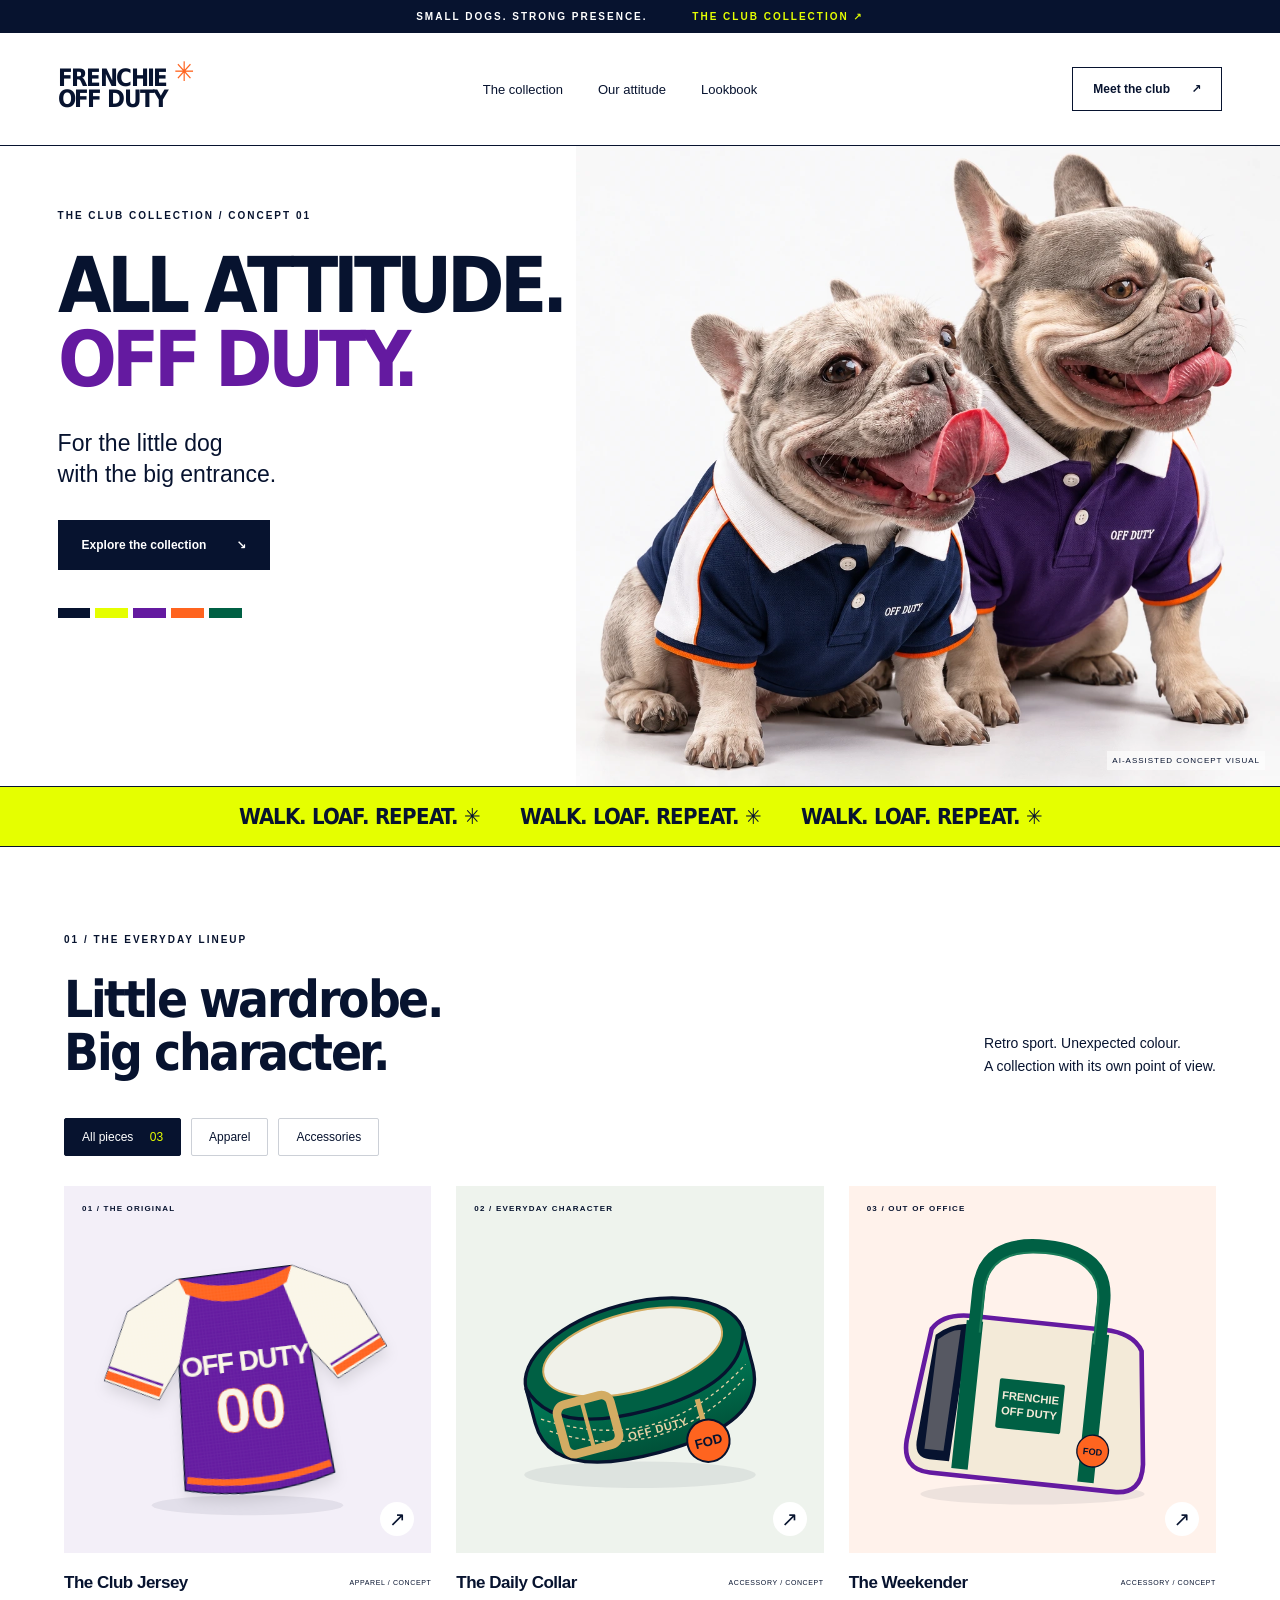
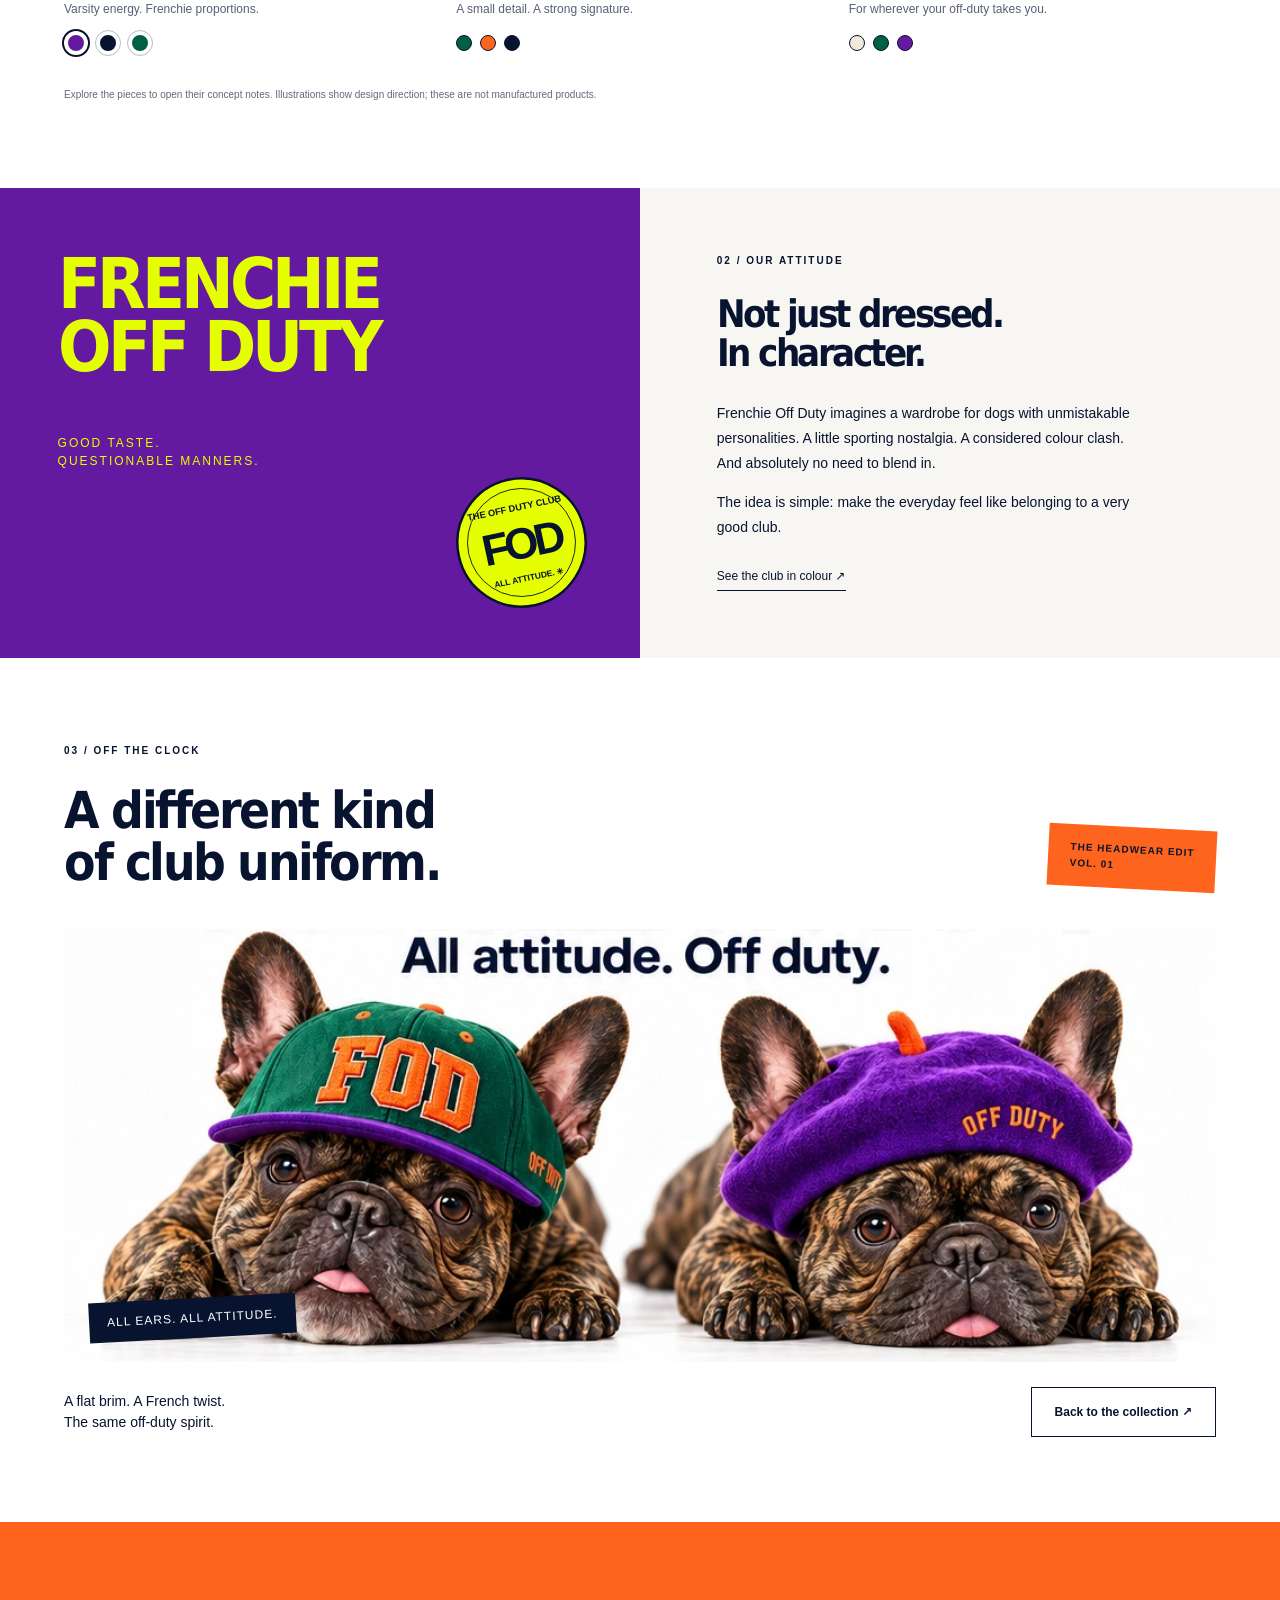
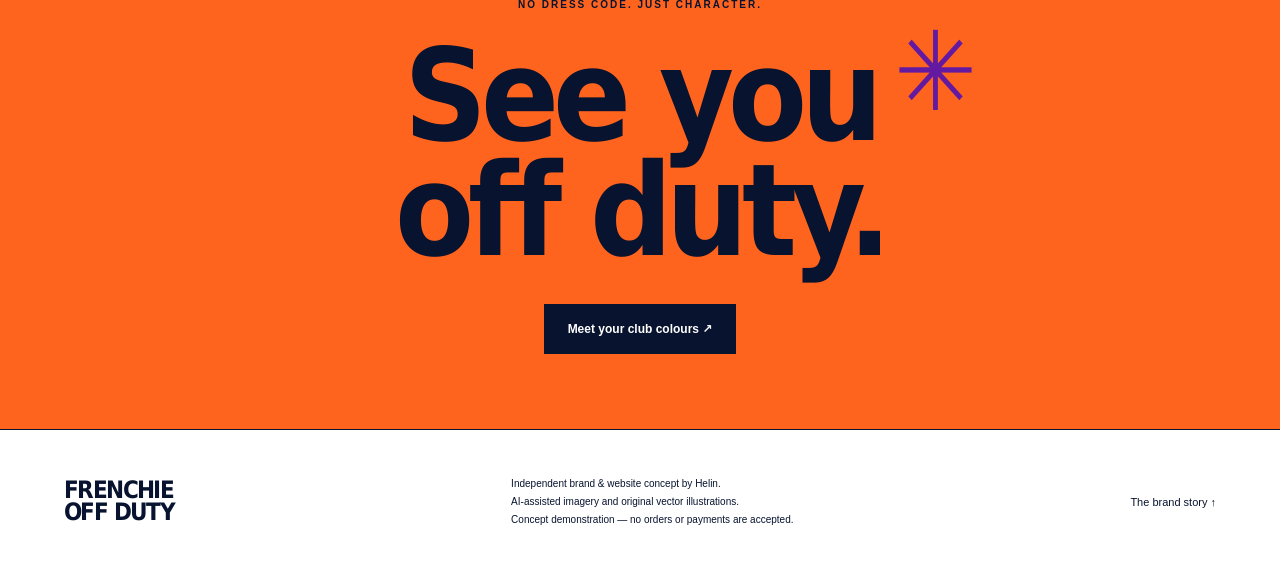
<file: docs/index.html>
<!doctype html>
<html lang="en"><head><meta charset="utf-8"><meta name="viewport" content="width=device-width,initial-scale=1"><title>Frenchie Off Duty — All attitude. Off duty.</title><meta name="description" content="An independent pet lifestyle brand and interactive website concept. Retro sporting energy, a little Frenchie attitude."><link rel="icon" href="assets/club.svg" type="image/svg+xml"><link rel="stylesheet" href="style.css"></head>
<body><a class="skip" href="#collection">Skip to collection</a>
<div class="announcement">SMALL DOGS. STRONG PRESENCE. <span>THE CLUB COLLECTION ↗</span></div>
<header><a href="#" class="wordmark" aria-label="Frenchie Off Duty home">FRENCHIE<br>OFF DUTY<span class="tiny-star">✳</span></a><nav aria-label="Main navigation"><a href="#collection">The collection</a><a href="#story">Our attitude</a><a href="#lookbook">Lookbook</a></nav><a class="nav-cta" href="#collection">Meet the club <span>↗</span></a></header>
<main><section class="hero"><div class="hero-copy"><p class="eyebrow">THE CLUB COLLECTION / CONCEPT 01</p><h1>ALL ATTITUDE.<br><span>OFF DUTY.</span></h1><p class="intro">For the little dog<br>with the big entrance.</p><a class="button" href="#collection">Explore the collection <span>↘</span></a><div class="color-bar" aria-label="Navy, neon yellow, purple, orange and emerald brand palette"><i></i><i></i><i></i><i></i><i></i></div></div><div class="hero-art"><img src="assets/club-dogs.webp" width="1536" height="1024" alt="Two French bulldogs in navy and purple retro sporting polos; AI-assisted brand concept"><span class="photo-note">AI-ASSISTED CONCEPT VISUAL</span></div></section>
<div class="ticker" aria-hidden="true"><span>WALK. LOAF. REPEAT. ✳</span><span>WALK. LOAF. REPEAT. ✳</span><span>WALK. LOAF. REPEAT. ✳</span></div>
<section id="collection" class="collection section"><div class="section-top"><div><p class="eyebrow">01 / THE EVERYDAY LINEUP</p><h2>Little wardrobe.<br>Big character.</h2></div><p>Retro sport. Unexpected colour.<br>A collection with its own point of view.</p></div><div class="filter" role="group" aria-label="Filter collection"><button class="active" data-filter="all" aria-pressed="true">All pieces <span>03</span></button><button data-filter="apparel" aria-pressed="false">Apparel</button><button data-filter="accessories" aria-pressed="false">Accessories</button></div>
<div class="products"><article class="product" data-category="apparel"><button class="product-art" data-product="jersey" aria-label="View The Club Jersey details"><span class="item-label">01 / THE ORIGINAL</span><img class="jersey-img" src="assets/jersey-purple.svg" alt="Illustrated purple and ivory club jersey with orange trim" width="520" height="500"><span class="round-arrow">↗</span></button><div class="product-meta"><h3>The Club Jersey</h3><span>APPAREL / CONCEPT</span></div><p>Varsity energy. Frenchie proportions.</p><div class="swatches" role="group" aria-label="Jersey colour"><button data-color="purple" aria-label="Purple jersey" aria-pressed="true" style="--swatch:#641aa0"></button><button data-color="navy" aria-label="Navy jersey" aria-pressed="false" style="--swatch:#07132f"></button><button data-color="emerald" aria-label="Emerald jersey" aria-pressed="false" style="--swatch:#006044"></button></div></article>
<article class="product" data-category="accessories"><button class="product-art collar" data-product="collar" aria-label="View The Daily Collar details"><span class="item-label">02 / EVERYDAY CHARACTER</span><img src="assets/collar.svg" alt="Illustrated emerald collar with navy edging and an orange FOD tag" width="520" height="500"><span class="round-arrow">↗</span></button><div class="product-meta"><h3>The Daily Collar</h3><span>ACCESSORY / CONCEPT</span></div><p>A small detail. A strong signature.</p><div class="mini-palette"><i style="background:#006044"></i><i style="background:#ff641f"></i><i style="background:#07132f"></i></div></article>
<article class="product" data-category="accessories"><button class="product-art bag" data-product="bag" aria-label="View The Weekender details"><span class="item-label">03 / OUT OF OFFICE</span><img src="assets/bag.svg" alt="Illustrated ivory and emerald weekender carrier with purple trim" width="520" height="500"><span class="round-arrow">↗</span></button><div class="product-meta"><h3>The Weekender</h3><span>ACCESSORY / CONCEPT</span></div><p>For wherever your off-duty takes you.</p><div class="mini-palette"><i style="background:#f1eadb"></i><i style="background:#006044"></i><i style="background:#641aa0"></i></div></article></div><p class="collection-note">Explore the pieces to open their concept notes. Illustrations show design direction; these are not manufactured products.</p></section>
<section id="story" class="story"><div class="story-mark"><span>FRENCHIE<br>OFF DUTY</span><img src="assets/club.svg" alt="FOD club emblem" width="150" height="150"><p>GOOD TASTE.<br>QUESTIONABLE MANNERS.</p></div><div class="story-copy"><p class="eyebrow">02 / OUR ATTITUDE</p><h2>Not just dressed.<br>In character.</h2><p>Frenchie Off Duty imagines a wardrobe for dogs with unmistakable personalities. A little sporting nostalgia. A considered colour clash. And absolutely no need to blend in.</p><p>The idea is simple: make the everyday feel like belonging to a very good club.</p><a class="text-link" href="#lookbook">See the club in colour ↗</a></div></section>
<section id="lookbook" class="lookbook section"><div class="section-top"><div><p class="eyebrow">03 / OFF THE CLOCK</p><h2>A different kind<br>of club uniform.</h2></div><span class="issue-tag">THE HEADWEAR EDIT<br>VOL. 01</span></div><div class="lookbook-frame"><img src="assets/headwear.webp" alt="French bulldog headwear concept: emerald varsity cap and purple beret" width="1024" height="385" loading="lazy"><span>ALL EARS. ALL ATTITUDE.</span></div><div class="lookbook-bottom"><p>A flat brim. A French twist.<br>The same off-duty spirit.</p><a class="button light" href="#collection">Back to the collection ↗</a></div></section>
<section class="closing"><p class="eyebrow">NO DRESS CODE. JUST CHARACTER.</p><h2>See you<br>off duty.<span>✳</span></h2><a href="#collection" class="button">Meet your club colours ↗</a></section></main>
<footer><a class="wordmark" href="#">FRENCHIE<br>OFF DUTY</a><p>Independent brand & website concept by Helin.<br>AI-assisted imagery and original vector illustrations.<br>Concept demonstration — no orders or payments are accepted.</p><a href="#story">The brand story ↑</a></footer>
<dialog id="product-dialog" aria-labelledby="dialog-title"><button class="close-dialog" aria-label="Close product details">✕</button><p class="eyebrow">THE CLUB COLLECTION / DESIGN NOTES</p><h2 id="dialog-title"></h2><p id="dialog-description"></p><div id="dialog-details"></div><p class="dialog-disclaimer">Portfolio concept. Materials, sizing, fit and safety have not been tested. This is not a purchasable product.</p><button class="button close-action">Keep exploring ↗</button></dialog><script src="app.js"></script></body></html>
</file>
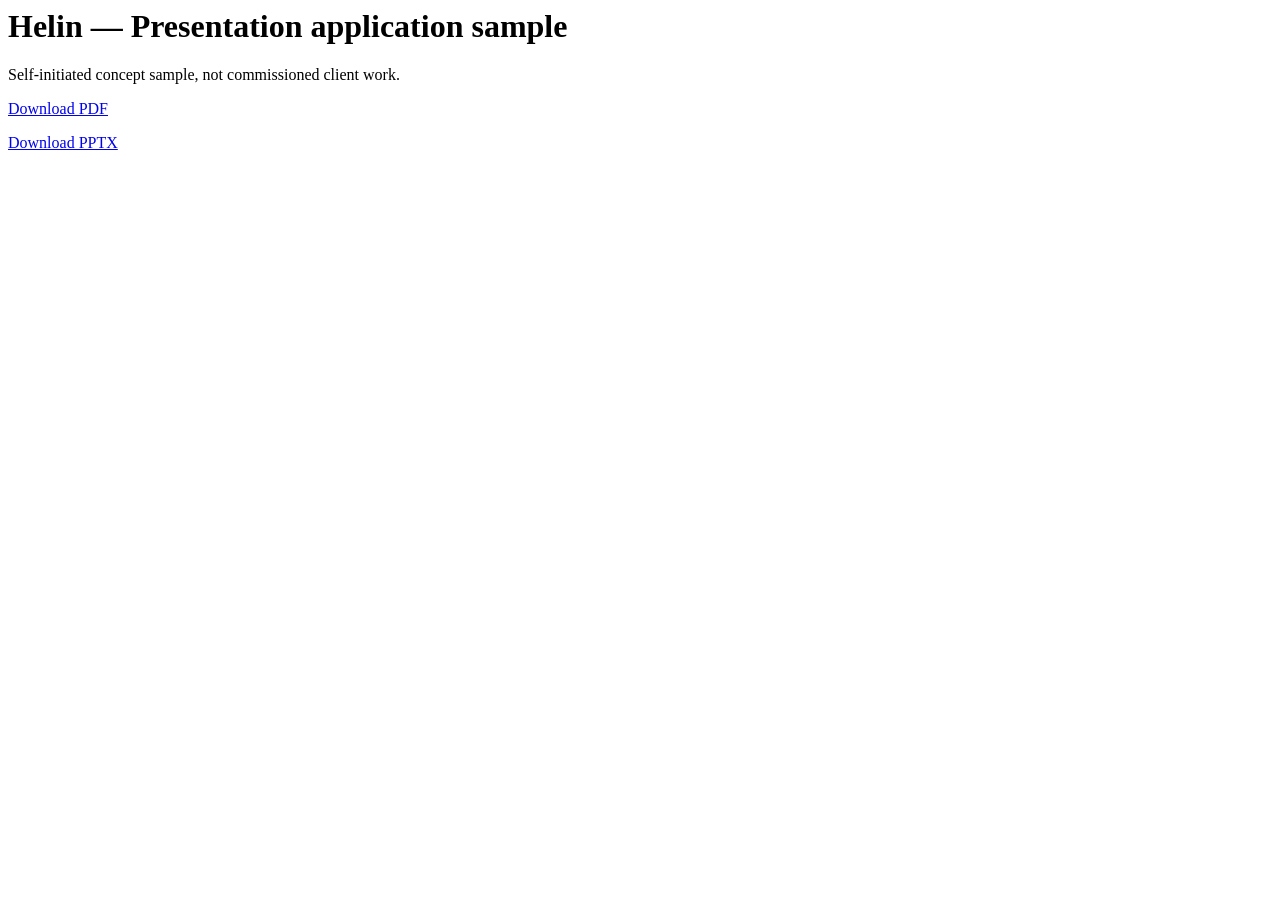
<file: areas/freelance/projects/presentation_redesign/Download_Sample.html>
<html><meta name="viewport" content="width=device-width"><body><h1>Helin — Presentation application sample</h1><p>Self-initiated concept sample, not commissioned client work.</p><p><a download="Helin_Presentation_Redesign_Sample.pdf" href="[data-uri]">Download PDF</a></p><p><a download="Helin_Presentation_Redesign_Sample.pptx" href="[data-uri]">Download PPTX</a></p></body></html>
</file>
<file: docs/style.css>
@font-face{font-family:Club;src:url('assets/club-bold.ttf')}*{box-sizing:border-box}html{scroll-behavior:smooth;scroll-padding-top:24px}body{margin:0;color:#07132f;background:#fff;font-family:Arial,Helvetica,sans-serif}a{color:inherit;text-decoration:none}button{font:inherit;cursor:pointer;color:inherit}button,a{-webkit-tap-highlight-color:transparent}:focus-visible{outline:3px solid #b140ee;outline-offset:5px}.skip{position:fixed;top:-100px;background:#e5ff00;padding:20px;z-index:99}.skip:focus{top:0}.announcement{background:#07132f;color:white;text-align:center;padding:11px 20px;font-size:10px;letter-spacing:2px;font-weight:700}.announcement span{margin-left:40px;color:#e5ff00}header{height:113px;padding:24px 4.5%;display:flex;align-items:center;justify-content:space-between;border-bottom:1px solid #07132f}.wordmark{font-family:Club,Arial,sans-serif;font-size:24px;letter-spacing:-1.6px;line-height:.88;position:relative}.tiny-star{position:absolute;right:-25px;top:-8px;font-size:27px;color:#ff641f}nav{display:flex;gap:35px;font-size:13px}.nav-cta{border:1px solid #07132f;padding:14px 20px;font-size:12px;font-weight:bold}.nav-cta span{margin-left:18px}.hero{min-height:640px;display:grid;grid-template-columns:.9fr 1.1fr;position:relative;overflow:hidden}.hero-copy{padding:62px 0 45px 10%;position:relative;z-index:1}.eyebrow{font-size:10px;font-weight:bold;letter-spacing:2px;line-height:1.6;margin:0 0 25px}h1,h2,h3,p{margin-top:0}h1{font-family:Club,sans-serif;font-size:clamp(48px,6vw,91px);letter-spacing:-5px;line-height:.97;margin-bottom:30px;width:116%;position:relative;z-index:2}h1 span{color:#641aa0}.intro{font-size:23px;line-height:1.35;margin-bottom:30px}.button{display:inline-flex;gap:30px;justify-content:space-between;align-items:center;background:#07132f;color:white;padding:17px 23px;border:1px solid #07132f;font-size:12px;font-weight:700;transition:transform .2s,background .2s}.button:hover{background:#641aa0;transform:translateY(-2px)}.color-bar{display:flex;width:184px;gap:5px;margin-top:38px}.color-bar i{height:10px;flex:1;background:#07132f}.color-bar i:nth-child(2){background:#e5ff00}.color-bar i:nth-child(3){background:#641aa0}.color-bar i:nth-child(4){background:#ff641f}.color-bar i:nth-child(5){background:#006044}.hero-art{position:relative;display:flex;align-items:center;min-width:0;background:#fafafa}.hero-art>img{width:130%;max-width:none;height:100%;object-fit:cover;object-position:66% center;margin-left:-20%}.club-stamp{position:absolute;right:6%;top:35px;background:#e5ff00;border:2px solid #07132f;border-radius:50%;width:134px;height:134px;display:flex;align-items:center;justify-content:center;flex-direction:column;text-align:center;font-family:Club;font-size:15px;transform:rotate(12deg);line-height:1.15}.club-stamp span{font-family:Arial;font-size:8px;letter-spacing:1px;margin-top:12px}.photo-note{position:absolute;bottom:16px;right:15px;font-size:8px;letter-spacing:1px;background:#fff9;padding:5px}.ticker{display:flex;gap:40px;overflow:hidden;white-space:nowrap;background:#e5ff00;border-top:1px solid #07132f;border-bottom:1px solid #07132f;padding:17px 0;font-family:Club;font-size:22px;justify-content:center;letter-spacing:-1px}.section{padding:85px 5%}.section-top{display:flex;justify-content:space-between;gap:30px;align-items:end;margin-bottom:40px}h2{font-family:Club;font-size:clamp(32px,4vw,58px);line-height:1.03;letter-spacing:-2.5px;margin-bottom:0}.section-top>p{font-size:14px;line-height:1.65;margin-bottom:0}.filter{display:flex;gap:10px;margin:30px 0}.filter button{background:white;border:1px solid #ccd0d7;padding:11px 17px;font-size:12px;border-radius:2px}.filter button.active{background:#07132f;color:white;border-color:#07132f}.filter span{margin-left:13px;color:#e5ff00}.products{display:grid;grid-template-columns:repeat(3,minmax(0,1fr));gap:25px}.product[hidden]{display:none}.product-art{border:0;background:#f3eff8;width:100%;position:relative;display:block;padding:28px 12px 8px;overflow:hidden}.product-art img{width:100%;height:auto;display:block;transition:transform .25s}.product-art:hover img{transform:translateY(-5px) rotate(-2deg)}.product-art.collar{background:#eef3ed}.product-art.bag{background:#fff2eb}.item-label{position:absolute;left:18px;top:18px;font-size:8px;letter-spacing:1.2px;font-weight:700}.round-arrow{position:absolute;bottom:17px;right:17px;width:34px;height:34px;display:grid;place-items:center;background:white;border-radius:50%;font-size:20px}.product-meta{display:flex;justify-content:space-between;gap:10px;align-items:center;margin:20px 0 9px}.product-meta h3{font-size:17px;margin:0;letter-spacing:-.5px}.product-meta>span{font-size:7px;letter-spacing:.6px}.product>p{font-size:12px;color:#566075;margin-bottom:15px}.swatches,.mini-palette{display:flex;gap:8px;min-height:25px;align-items:center}.swatches button,.mini-palette i{width:16px;height:16px;border-radius:50%;border:1px solid #07132f;display:block;background:var(--swatch)}.swatches button{width:24px;height:24px;border:4px solid white;outline:1px solid #b7bdc7}.swatches button[aria-pressed=true]{outline:2px solid #07132f}.collection-note{font-size:10px;line-height:1.7;color:#606a7a;margin:30px 0 0}.story{display:grid;grid-template-columns:1fr 1fr}.story-mark{background:#641aa0;color:#e5ff00;padding:65px 9%;position:relative;overflow:hidden;min-height:470px}.story-mark>span{font-family:Club;font-size:clamp(40px,5.5vw,80px);letter-spacing:-4px;line-height:.9;display:block}.story-mark img{position:absolute;right:8%;bottom:48px;transform:rotate(-12deg);width:135px;height:135px}.story-mark>p{font-size:12px;line-height:1.5;letter-spacing:2px;margin-top:55px}.story-copy{background:#f7f6f2;padding:65px 12%}.story-copy h2{font-size:clamp(30px,3vw,44px);margin-bottom:28px}.story-copy>p:not(.eyebrow){font-size:14px;line-height:1.8;max-width:420px}.text-link{display:inline-block;font-size:12px;border-bottom:1px solid;padding-bottom:7px;margin-top:14px}.issue-tag{background:#ff641f;padding:15px 22px;transform:rotate(3deg);font-size:10px;line-height:1.6;font-weight:700;letter-spacing:1px}.lookbook-frame{background:#f8f8f8;position:relative;overflow:hidden}.lookbook-frame img{width:100%;height:auto;display:block;max-height:520px;object-fit:contain}.lookbook-frame>span{position:absolute;bottom:24px;left:25px;background:#07132f;color:#fff;padding:13px 18px;font-size:12px;letter-spacing:1px;transform:rotate(-3deg)}.lookbook-bottom{display:flex;justify-content:space-between;align-items:center;margin-top:25px}.lookbook-bottom p{font-size:14px;line-height:1.5;margin:0}.button.light{background:white;color:#07132f}.button.light:hover{background:#e5ff00}.closing{background:#ff641f;padding:75px 8%;text-align:center}.closing h2{font-size:clamp(60px,10vw,140px);letter-spacing:-6px;line-height:.9;position:relative;display:inline-block;margin-bottom:35px}.closing h2>span{position:absolute;right:-85px;top:-15px;color:#641aa0;font-size:110px}.closing .button{display:flex;width:max-content;margin:auto}footer{display:flex;align-items:center;justify-content:space-between;gap:40px;padding:45px 5%;border-top:1px solid #07132f}footer p{font-size:10px;line-height:1.8;margin:0}footer>a:last-child{font-size:11px}dialog{border:1px solid #07132f;padding:45px;max-width:580px;width:calc(100% - 36px);color:#07132f}dialog::backdrop{background:#07132fa6}dialog h2{font-size:36px;margin-bottom:24px}dialog p{font-size:14px;line-height:1.7}dialog ul{padding-left:18px;font-size:13px;line-height:1.8}.close-dialog{position:absolute;right:15px;top:15px;border:0;background:white;font-size:20px}.dialog-disclaimer{background:#f4f3f1;padding:15px;font-size:11px!important}.close-action{margin-top:10px}
@media(min-width:1600px){header,main,footer,.announcement{max-width:1800px;margin:auto}.hero{min-height:740px}}@media(max-width:900px){nav{gap:18px}.nav-cta{display:none}.hero{min-height:520px}.hero-copy{padding-top:45px}h1{font-size:56px;letter-spacing:-3.5px}.intro{font-size:20px}.club-stamp{width:105px;height:105px;font-size:11px}.section{padding:60px 5%}.products{gap:15px}.product-meta{display:block}.product-meta>span{display:block;margin-top:8px}.story-copy{padding:45px 9%}.story-mark{padding:45px 9%}.story-mark img{width:95px;height:95px}.story-mark>span{font-size:50px}.closing h2>span{right:-65px;font-size:85px}footer{gap:25px}}@media(max-width:600px){.announcement{font-size:8px;padding:10px 8px;letter-spacing:1.2px}.announcement span{margin-left:12px}header{height:91px;padding:22px 6%}.wordmark{font-size:21px}nav{gap:18px;font-size:11px}nav a:last-child{display:none}.hero{display:flex;flex-direction:column}.hero-copy{padding:35px 6% 20px}.eyebrow{font-size:8px;margin-bottom:19px;letter-spacing:1.5px}h1{font-size:clamp(40px,10.7vw,65px);letter-spacing:-3px;width:100%;margin-bottom:20px}.intro{font-size:17px;margin-bottom:22px}.intro br{display:none}.hero-copy .button{padding:15px 18px}.color-bar{position:absolute;right:6%;bottom:25px;width:105px}.hero-art{height:330px;overflow:hidden;display:block}.hero-art>img{width:100%;height:100%;margin:0;object-position:center 52%;object-fit:cover}.club-stamp{top:12px;right:6%;width:90px;height:90px;font-size:10px}.club-stamp span{font-size:6px;margin-top:8px}.photo-note{font-size:6px}.ticker{font-size:16px;padding:13px 0;gap:25px}.section{padding:45px 6%}.section-top{display:block;margin-bottom:25px}.section-top>p{font-size:12px;margin-top:20px}h2{font-size:36px;letter-spacing:-2px}.filter{gap:8px}.filter button{padding:10px 13px;font-size:11px}.products{grid-template-columns:1fr;gap:32px}.product-art{padding-top:30px}.product-art img{max-height:360px;object-fit:contain}.product-meta{display:flex}.product-meta h3{font-size:19px}.product-meta>span{margin:0;font-size:8px}.product>p{font-size:13px}.item-label{font-size:8px}.story{grid-template-columns:1fr}.story-mark{min-height:315px;padding:40px 7%}.story-mark>span{font-size:62px}.story-mark img{width:100px;height:100px;right:8%;bottom:35px}.story-mark>p{margin-top:35px;font-size:10px}.story-copy{padding:45px 7%}.story-copy h2{font-size:38px}.issue-tag{display:inline-block;margin-top:25px;padding:10px 16px;font-size:8px}.lookbook-frame img{width:140%;max-width:none;margin-left:-20%}.lookbook-frame>span{font-size:8px;bottom:12px;left:12px;padding:9px}.lookbook-bottom{gap:15px;align-items:start}.lookbook-bottom p{font-size:11px}.lookbook-bottom .button{font-size:9px;padding:12px;gap:5px}.closing{padding:50px 8%}.closing h2{font-size:72px;letter-spacing:-4px}.closing h2>span{font-size:60px;right:-35px;top:-20px}footer{display:block;padding:35px 6%}footer .wordmark{display:inline-block}footer p{margin:24px 0}dialog{padding:35px 25px}dialog h2{font-size:30px}}@media(prefers-reduced-motion:reduce){html{scroll-behavior:auto}*,*:before,*:after{transition:none!important}}
/* Preserve both dogs across screen sizes. */
.hero-art>img{width:100%;margin-left:0;object-position:right center}body{font-family:Arial,'DejaVu Sans',sans-serif}@media(max-width:600px){.hero-art>img{object-fit:contain;object-position:center}.hero-art{height:300px;background:#fff}}
</file>
